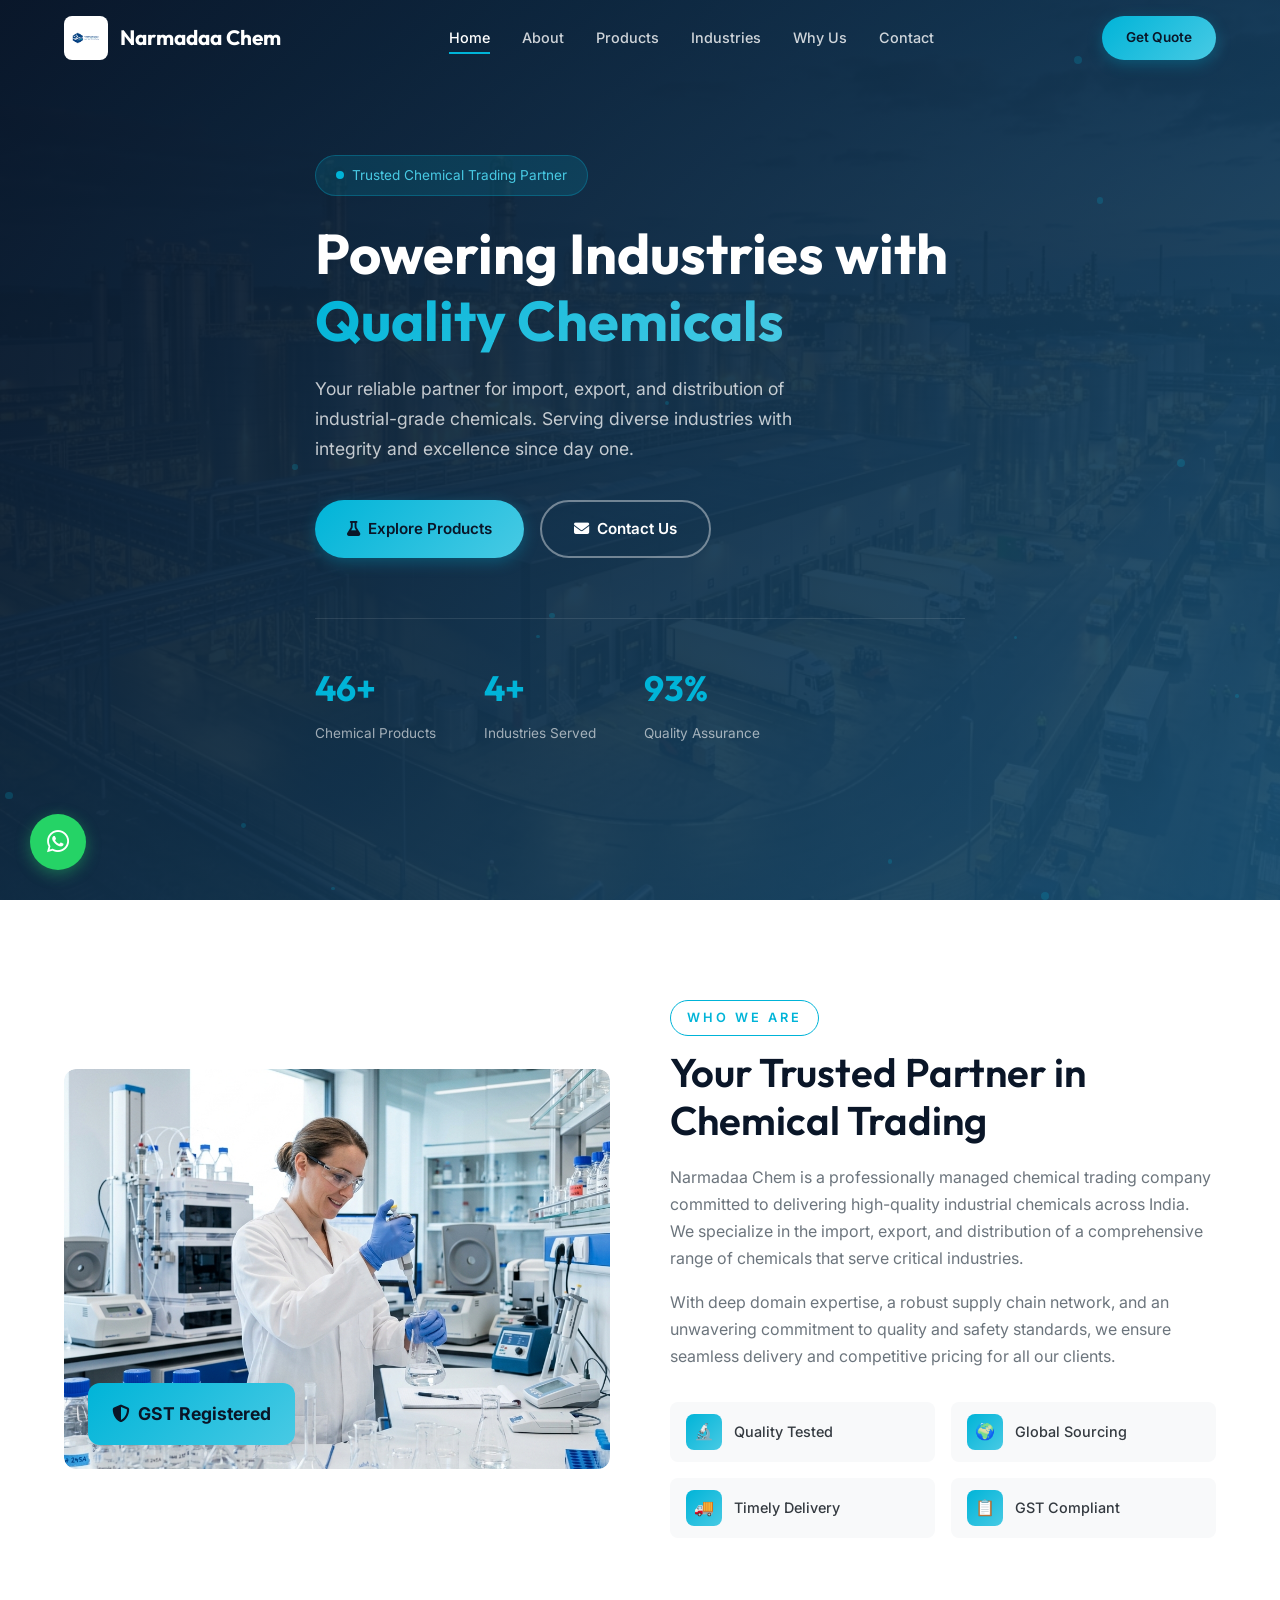
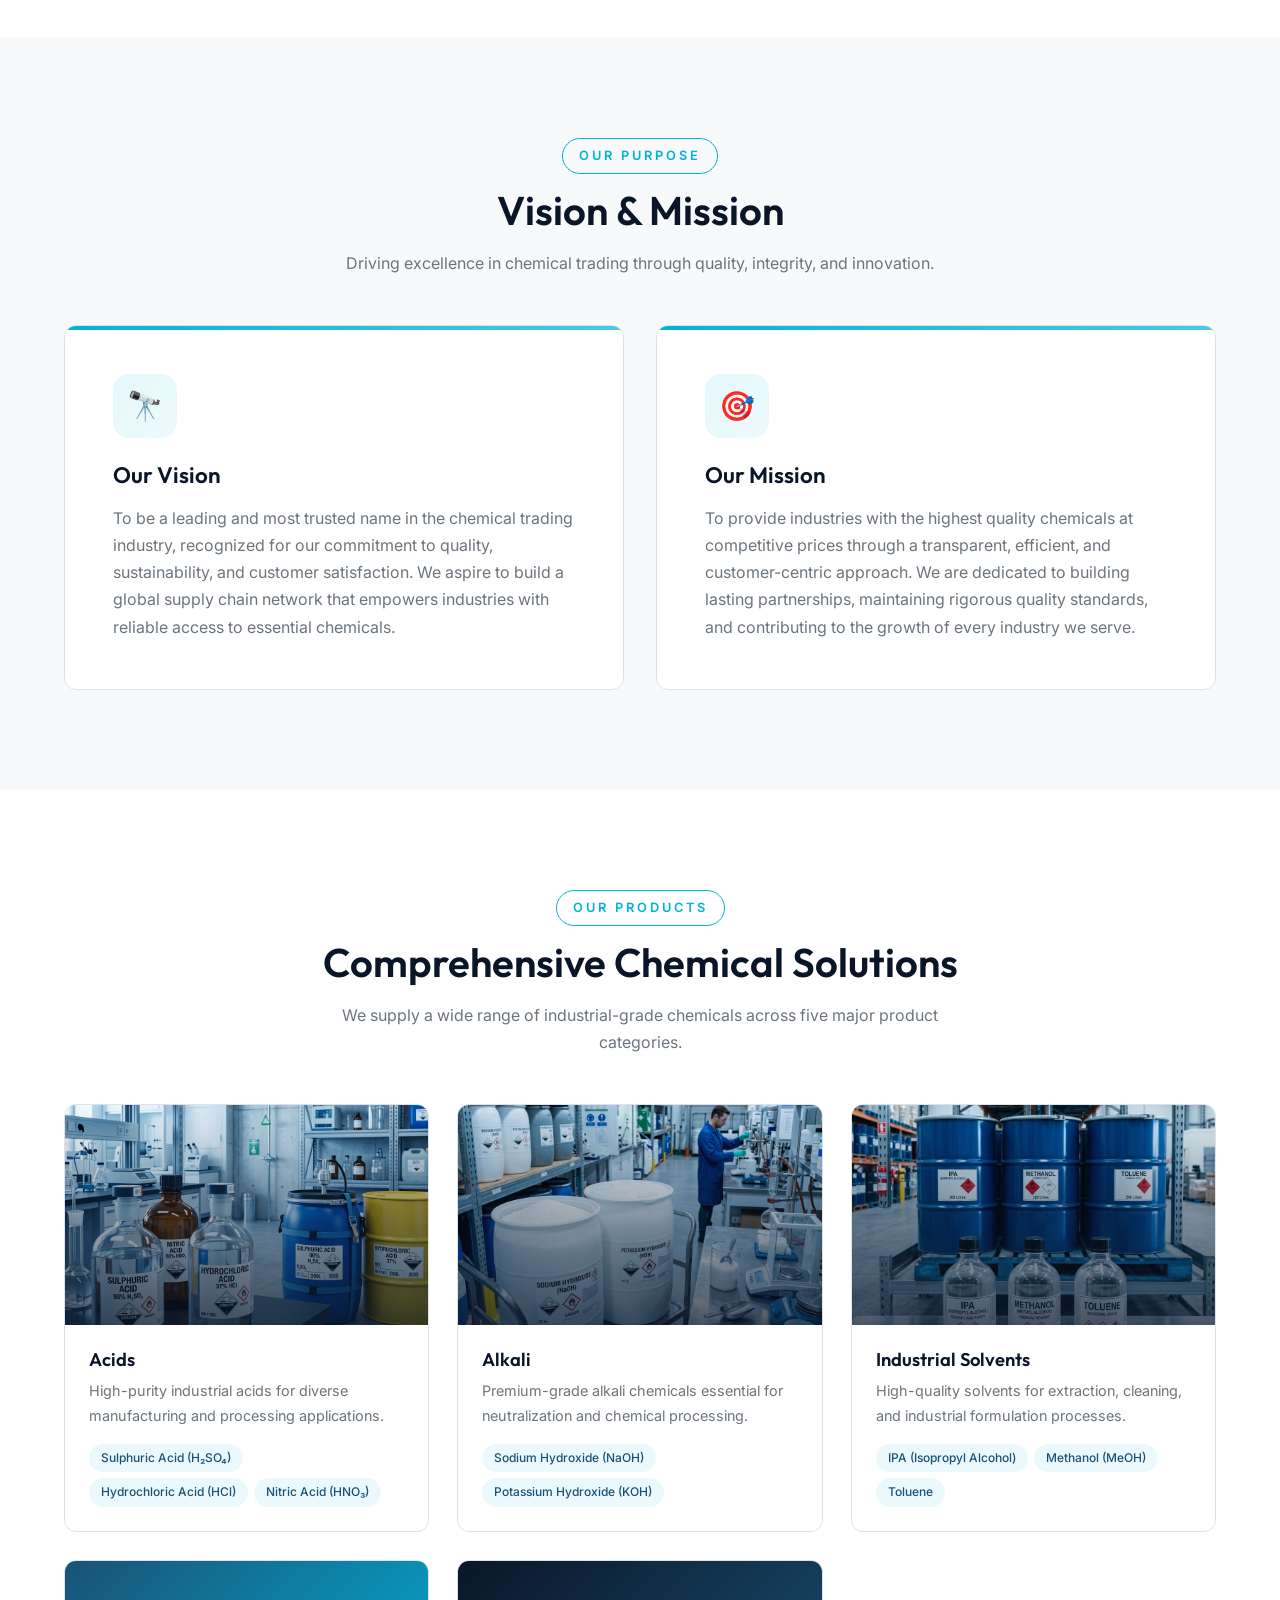
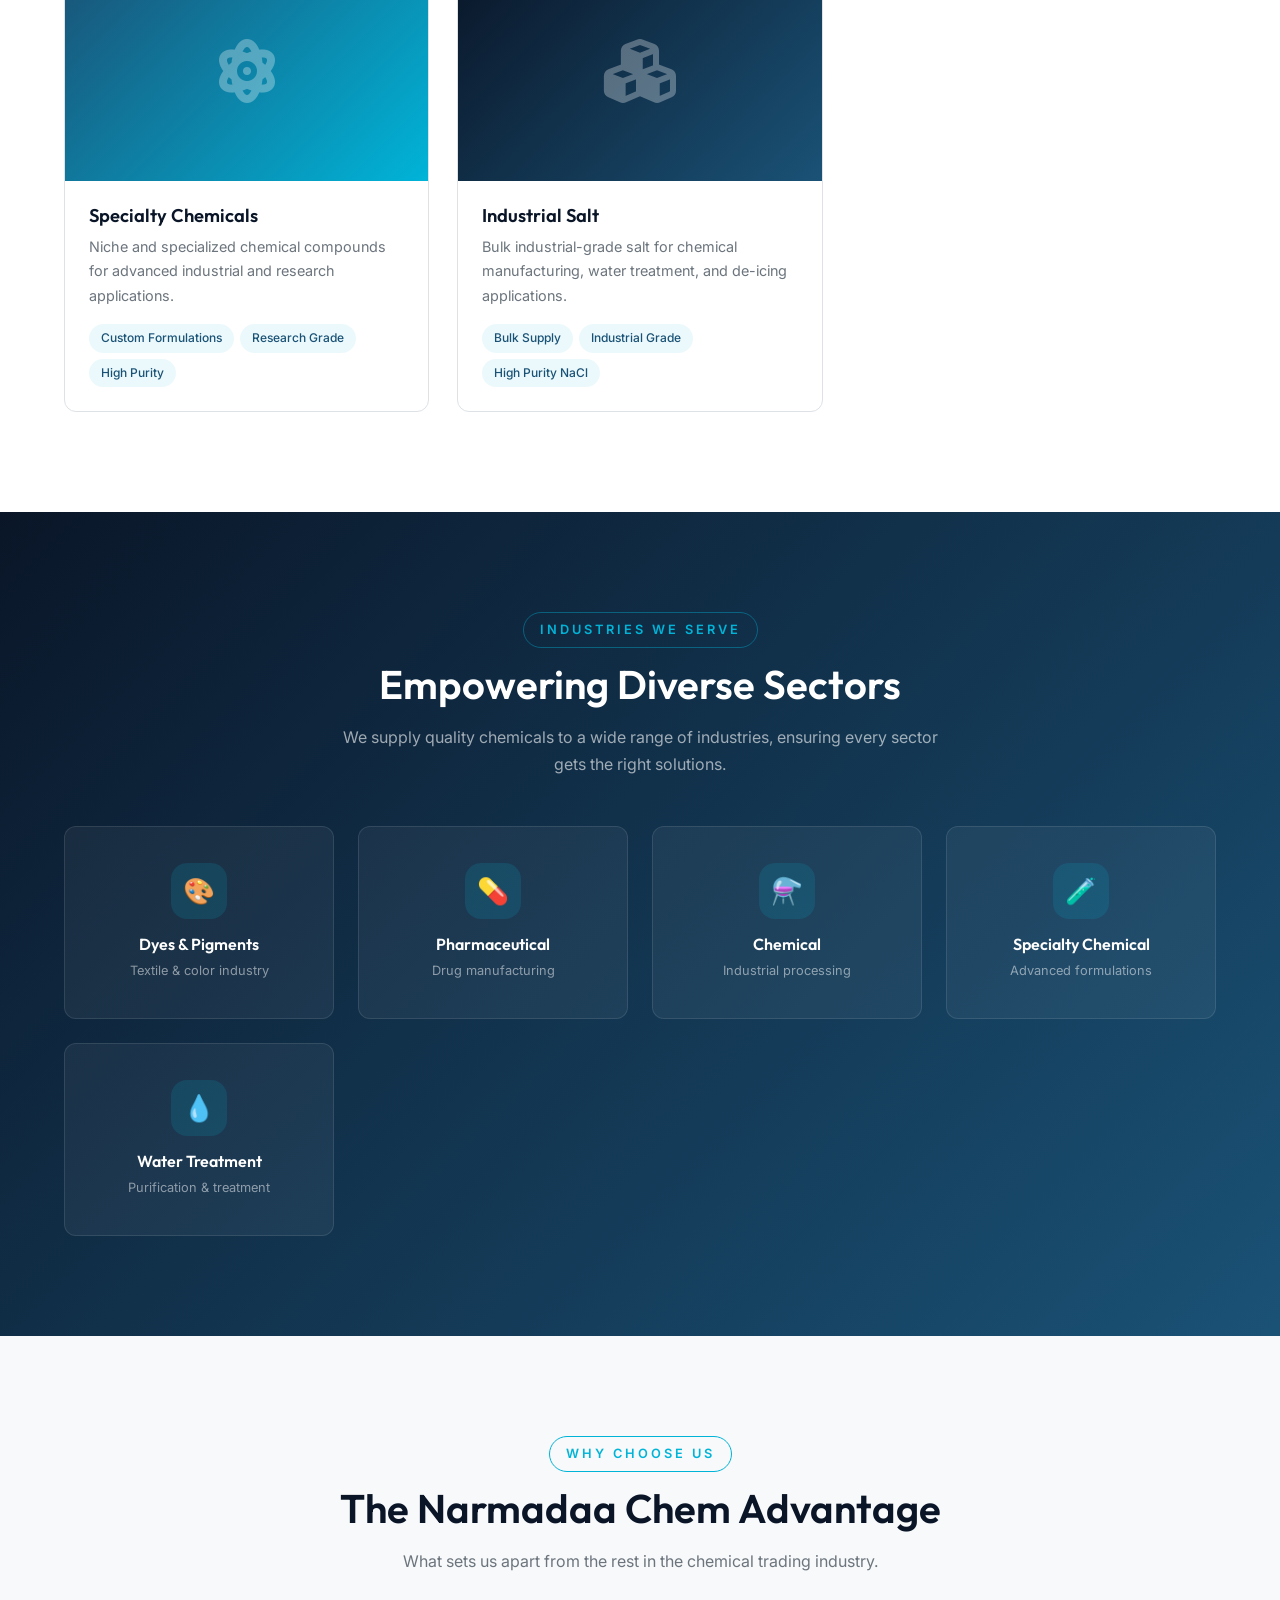
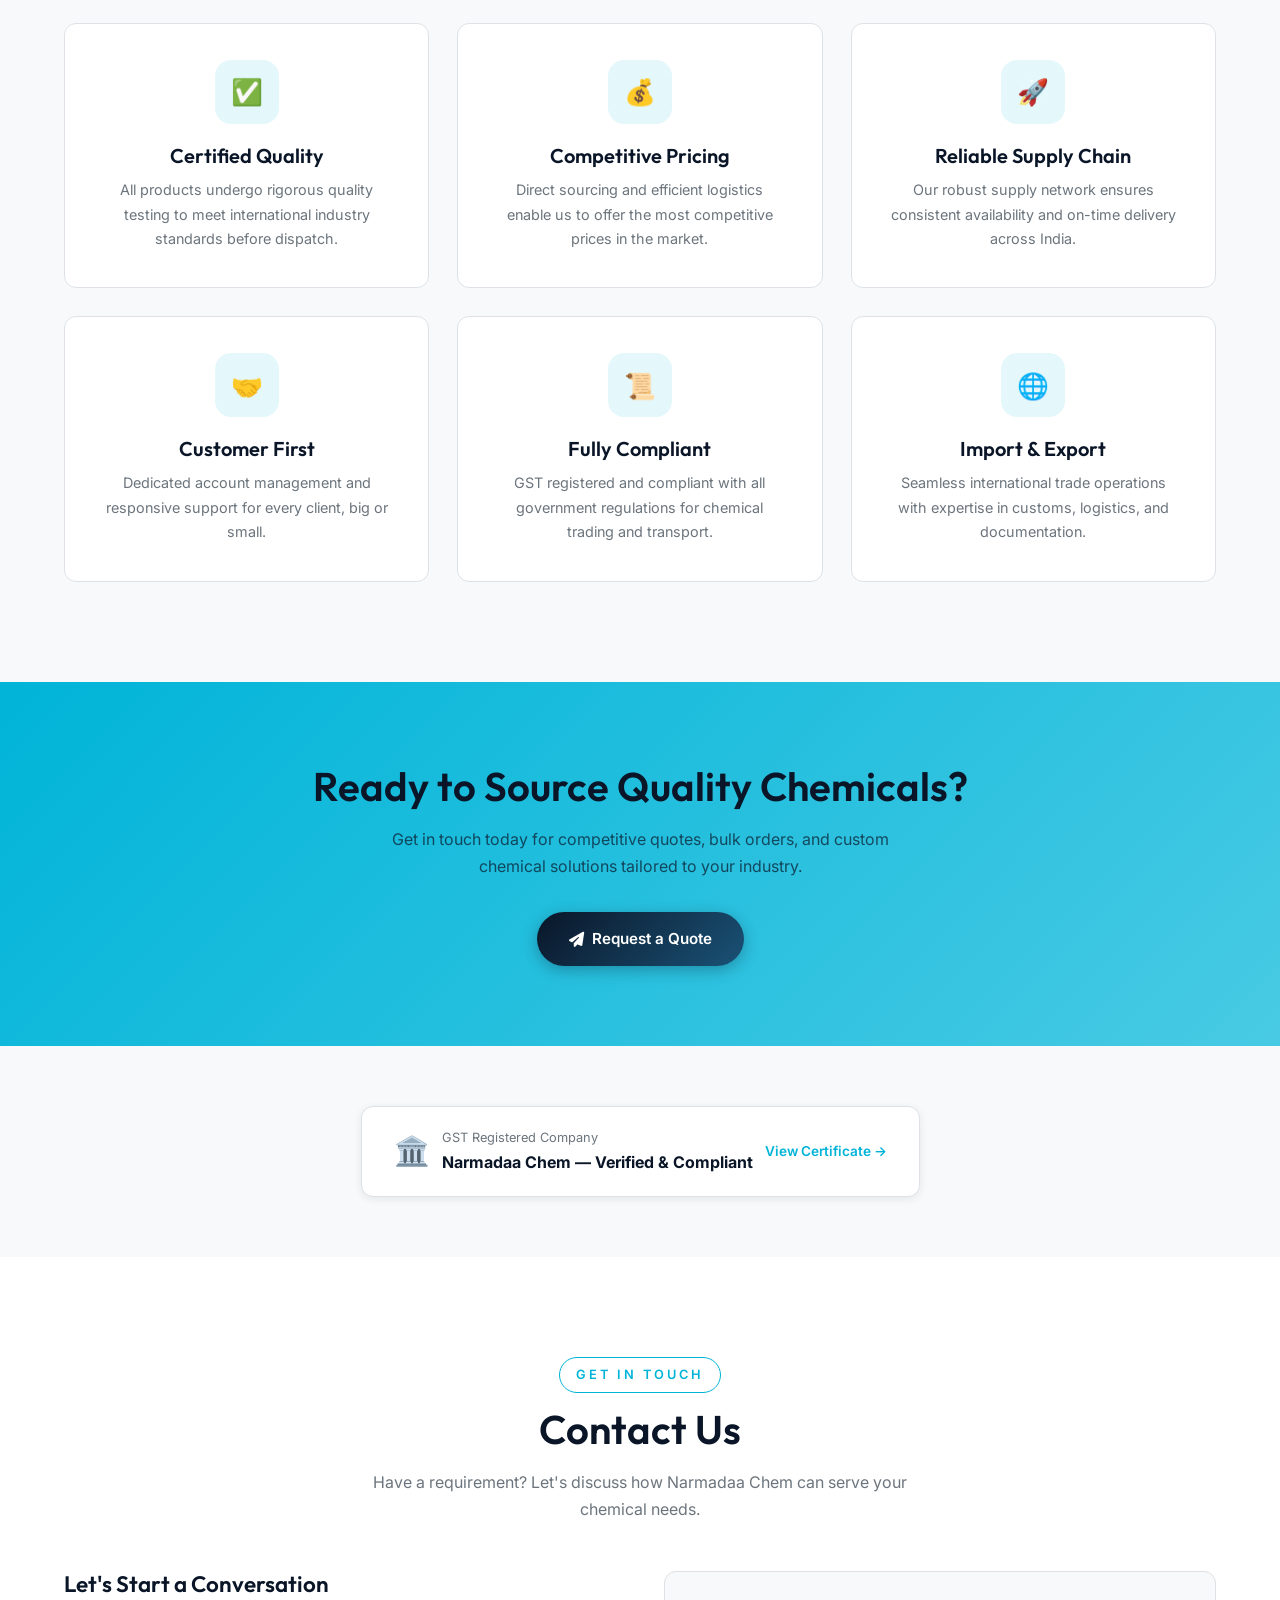
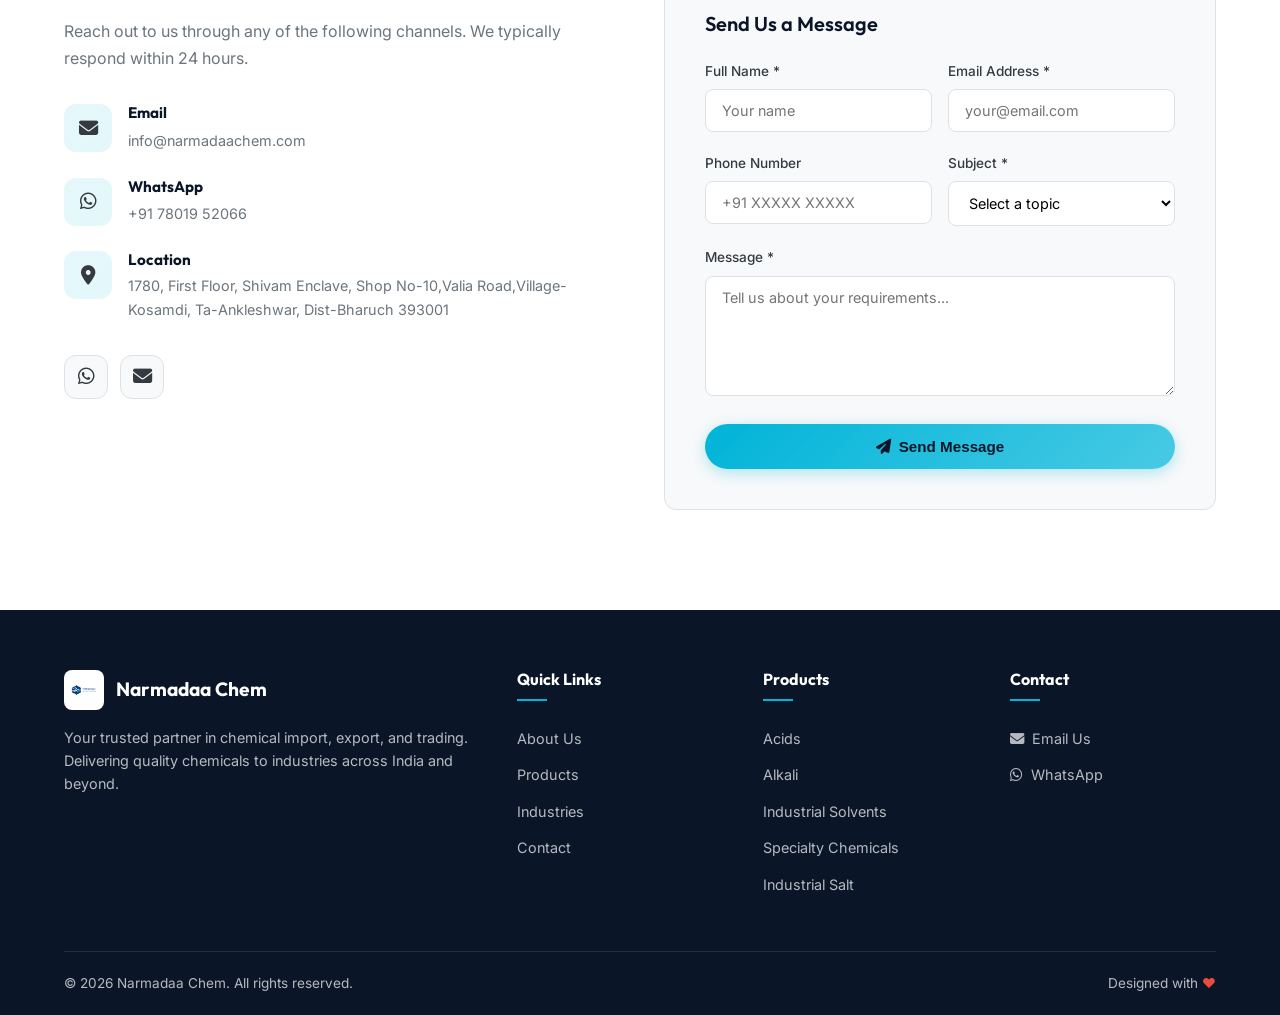
<file: index.html>
<!DOCTYPE html>
<html lang="en">

<head>
  <meta charset="UTF-8">
  <meta name="viewport" content="width=device-width, initial-scale=1.0">
  <title>Narmadaa Chem — Import, Export &amp; Chemical Trading</title>
  <meta name="description"
    content="Narmadaa Chem is a trusted chemical trading company specializing in import, export, and distribution of industrial chemicals including acids, alkalis, solvents, specialty chemicals, and industrial salt.">
  <meta name="keywords"
    content="chemical trading, import export, sulphuric acid, hydrochloric acid, sodium hydroxide, industrial chemicals, India">
  <link rel="icon" href="assets/images/logo.png" type="image/png">
  <link rel="preconnect" href="https://fonts.googleapis.com">
  <link rel="preconnect" href="https://fonts.gstatic.com" crossorigin>
  <link
    href="https://fonts.googleapis.com/css2?family=Inter:wght@400;500;600;700&family=Outfit:wght@500;600;700;800&display=swap"
    rel="stylesheet">
  <link rel="stylesheet" href="https://cdnjs.cloudflare.com/ajax/libs/font-awesome/6.5.1/css/all.min.css">
  <link rel="stylesheet" href="css/style.css">
</head>

<body>

  <!-- ===== NAVBAR ===== -->
  <nav class="navbar" id="navbar">
    <div class="container">
      <a href="#hero" class="nav-logo">
        <img src="assets/images/logo.png" alt="Narmadaa Chem Logo">
        <span>Narmadaa Chem</span>
      </a>
      <div class="nav-links">
        <a href="#hero" class="active">Home</a>
        <a href="#about">About</a>
        <a href="#products">Products</a>
        <a href="#industries">Industries</a>
        <a href="#why-us">Why Us</a>
        <a href="#contact">Contact</a>
      </div>
      <div class="nav-cta">
        <a href="#contact" class="btn btn-primary">Get Quote</a>
      </div>
      <button class="hamburger" aria-label="Toggle menu">
        <span></span><span></span><span></span>
      </button>
    </div>
  </nav>

  <!-- ===== MOBILE NAV ===== -->
  <div class="mobile-nav">
    <button class="close-btn">&times;</button>
    <a href="#hero">Home</a>
    <a href="#about">About</a>
    <a href="#products">Products</a>
    <a href="#industries">Industries</a>
    <a href="#why-us">Why Us</a>
    <a href="#contact">Contact</a>
  </div>

  <!-- ===== HERO ===== -->
  <section class="hero" id="hero">
    <div class="hero-bg"><img src="assets/images/hero-bg.png" alt="Chemical facility"></div>
    <div class="hero-overlay"></div>
    <div class="hero-particles"></div>
    <div class="container">
      <div class="hero-content">
        <div class="hero-badge"><span class="dot"></span> Trusted Chemical Trading Partner</div>
        <h1>Powering Industries with <span class="highlight">Quality Chemicals</span></h1>
        <p class="hero-text">Your reliable partner for import, export, and distribution of industrial-grade chemicals.
          Serving diverse industries with integrity and excellence since day one.</p>
        <div class="hero-buttons">
          <a href="#products" class="btn btn-primary"><i class="fas fa-flask"></i> Explore Products</a>
          <a href="#contact" class="btn btn-outline"><i class="fas fa-envelope"></i> Contact Us</a>
        </div>
        <div class="hero-stats">
          <div class="hero-stat">
            <div class="number"><span class="counter" data-target="50" data-suffix="+">0</span></div>
            <div class="label">Chemical Products</div>
          </div>
          <div class="hero-stat">
            <div class="number"><span class="counter" data-target="5" data-suffix="+">0</span></div>
            <div class="label">Industries Served</div>
          </div>
          <div class="hero-stat">
            <div class="number"><span class="counter" data-target="100" data-suffix="%">0</span></div>
            <div class="label">Quality Assurance</div>
          </div>
        </div>
      </div>
    </div>
  </section>

  <!-- ===== ABOUT ===== -->
  <section class="about" id="about">
    <div class="container">
      <div class="about-grid">
        <div class="about-image fade-up">
          <img src="assets/images/about.png" alt="Quality lab testing">
          <div class="about-image-badge"><i class="fas fa-shield-halved"></i>&nbsp; GST Registered</div>
        </div>
        <div class="about-text fade-up">
          <span class="section-label">Who We Are</span>
          <h2 class="section-title">Your Trusted Partner in Chemical Trading</h2>
          <p>Narmadaa Chem is a professionally managed chemical trading company committed to delivering high-quality
            industrial chemicals across India. We specialize in the import, export, and distribution of a comprehensive
            range of chemicals that serve critical industries.</p>
          <p>With deep domain expertise, a robust supply chain network, and an unwavering commitment to quality and
            safety standards, we ensure seamless delivery and competitive pricing for all our clients.</p>
          <div class="about-features">
            <div class="about-feature">
              <div class="icon">🔬</div><span>Quality Tested</span>
            </div>
            <div class="about-feature">
              <div class="icon">🌍</div><span>Global Sourcing</span>
            </div>
            <div class="about-feature">
              <div class="icon">🚚</div><span>Timely Delivery</span>
            </div>
            <div class="about-feature">
              <div class="icon">📋</div><span>GST Compliant</span>
            </div>
          </div>
        </div>
      </div>
    </div>
  </section>

  <!-- ===== VISION & MISSION ===== -->
  <section class="vision-mission" id="vision-mission">
    <div class="container">
      <div class="section-header fade-up">
        <span class="section-label">Our Purpose</span>
        <h2 class="section-title">Vision &amp; Mission</h2>
        <p class="section-desc">Driving excellence in chemical trading through quality, integrity, and innovation.</p>
      </div>
      <div class="vm-grid">
        <div class="vm-card fade-up">
          <div class="vm-icon">🔭</div>
          <h3>Our Vision</h3>
          <p>To be a leading and most trusted name in the chemical trading industry, recognized for our commitment to
            quality, sustainability, and customer satisfaction. We aspire to build a global supply chain network that
            empowers industries with reliable access to essential chemicals.</p>
        </div>
        <div class="vm-card fade-up">
          <div class="vm-icon">🎯</div>
          <h3>Our Mission</h3>
          <p>To provide industries with the highest quality chemicals at competitive prices through a transparent,
            efficient, and customer-centric approach. We are dedicated to building lasting partnerships, maintaining
            rigorous quality standards, and contributing to the growth of every industry we serve.</p>
        </div>
      </div>
    </div>
  </section>

  <!-- ===== PRODUCTS ===== -->
  <section class="products" id="products">
    <div class="container">
      <div class="section-header fade-up">
        <span class="section-label">Our Products</span>
        <h2 class="section-title">Comprehensive Chemical Solutions</h2>
        <p class="section-desc">We supply a wide range of industrial-grade chemicals across five major product
          categories.</p>
      </div>
      <div class="products-grid">

        <div class="product-card fade-up">
          <div class="product-card-img">
            <img src="assets/images/acids.png" alt="Industrial Acids">
            <div class="product-overlay"></div>
          </div>
          <div class="product-card-body">
            <h3>Acids</h3>
            <p>High-purity industrial acids for diverse manufacturing and processing applications.</p>
            <div class="product-tags">
              <span class="product-tag">Sulphuric Acid (H₂SO₄)</span>
              <span class="product-tag">Hydrochloric Acid (HCl)</span>
              <span class="product-tag">Nitric Acid (HNO₃)</span>
            </div>
          </div>
        </div>

        <div class="product-card fade-up">
          <div class="product-card-img">
            <img src="assets/images/alkali.png" alt="Alkali Chemicals">
            <div class="product-overlay"></div>
          </div>
          <div class="product-card-body">
            <h3>Alkali</h3>
            <p>Premium-grade alkali chemicals essential for neutralization and chemical processing.</p>
            <div class="product-tags">
              <span class="product-tag">Sodium Hydroxide (NaOH)</span>
              <span class="product-tag">Potassium Hydroxide (KOH)</span>
            </div>
          </div>
        </div>

        <div class="product-card fade-up">
          <div class="product-card-img">
            <img src="assets/images/solvents.png" alt="Industrial Solvents">
            <div class="product-overlay"></div>
          </div>
          <div class="product-card-body">
            <h3>Industrial Solvents</h3>
            <p>High-quality solvents for extraction, cleaning, and industrial formulation processes.</p>
            <div class="product-tags">
              <span class="product-tag">IPA (Isopropyl Alcohol)</span>
              <span class="product-tag">Methanol (MeOH)</span>
              <span class="product-tag">Toluene</span>
            </div>
          </div>
        </div>

        <div class="product-card fade-up">
          <div class="product-card-img gradient-specialty"
            style="display:flex;align-items:center;justify-content:center;background:linear-gradient(135deg,#1a5276,#00b4d8);">
            <i class="fas fa-atom" style="font-size:4rem;color:rgba(255,255,255,0.3);"></i>
          </div>
          <div class="product-card-body">
            <h3>Specialty Chemicals</h3>
            <p>Niche and specialized chemical compounds for advanced industrial and research applications.</p>
            <div class="product-tags">
              <span class="product-tag">Custom Formulations</span>
              <span class="product-tag">Research Grade</span>
              <span class="product-tag">High Purity</span>
            </div>
          </div>
        </div>

        <div class="product-card fade-up">
          <div class="product-card-img gradient-salt"
            style="display:flex;align-items:center;justify-content:center;background:linear-gradient(135deg,#0a1628,#1a5276);">
            <i class="fas fa-cubes" style="font-size:4rem;color:rgba(255,255,255,0.3);"></i>
          </div>
          <div class="product-card-body">
            <h3>Industrial Salt</h3>
            <p>Bulk industrial-grade salt for chemical manufacturing, water treatment, and de-icing applications.</p>
            <div class="product-tags">
              <span class="product-tag">Bulk Supply</span>
              <span class="product-tag">Industrial Grade</span>
              <span class="product-tag">High Purity NaCl</span>
            </div>
          </div>
        </div>

      </div>
    </div>
  </section>

  <!-- ===== INDUSTRIES ===== -->
  <section class="industries" id="industries">
    <div class="container">
      <div class="section-header fade-up">
        <span class="section-label">Industries We Serve</span>
        <h2 class="section-title">Empowering Diverse Sectors</h2>
        <p class="section-desc">We supply quality chemicals to a wide range of industries, ensuring every sector gets
          the right solutions.</p>
      </div>
      <div class="industries-grid">
        <div class="industry-card fade-up">
          <div class="industry-icon">🎨</div>
          <h3>Dyes &amp; Pigments</h3>
          <p>Textile &amp; color industry</p>
        </div>
        <div class="industry-card fade-up">
          <div class="industry-icon">💊</div>
          <h3>Pharmaceutical</h3>
          <p>Drug manufacturing</p>
        </div>
        <div class="industry-card fade-up">
          <div class="industry-icon">⚗️</div>
          <h3>Chemical</h3>
          <p>Industrial processing</p>
        </div>
        <div class="industry-card fade-up">
          <div class="industry-icon">🧪</div>
          <h3>Specialty Chemical</h3>
          <p>Advanced formulations</p>
        </div>
        <div class="industry-card fade-up">
          <div class="industry-icon">💧</div>
          <h3>Water Treatment</h3>
          <p>Purification &amp; treatment</p>
        </div>
      </div>
    </div>
  </section>

  <!-- ===== WHY CHOOSE US ===== -->
  <section class="why-us" id="why-us">
    <div class="container">
      <div class="section-header fade-up">
        <span class="section-label">Why Choose Us</span>
        <h2 class="section-title">The Narmadaa Chem Advantage</h2>
        <p class="section-desc">What sets us apart from the rest in the chemical trading industry.</p>
      </div>
      <div class="why-grid">
        <div class="why-card fade-up">
          <div class="icon">✅</div>
          <h3>Certified Quality</h3>
          <p>All products undergo rigorous quality testing to meet international industry standards before dispatch.</p>
        </div>
        <div class="why-card fade-up">
          <div class="icon">💰</div>
          <h3>Competitive Pricing</h3>
          <p>Direct sourcing and efficient logistics enable us to offer the most competitive prices in the market.</p>
        </div>
        <div class="why-card fade-up">
          <div class="icon">🚀</div>
          <h3>Reliable Supply Chain</h3>
          <p>Our robust supply network ensures consistent availability and on-time delivery across India.</p>
        </div>
        <div class="why-card fade-up">
          <div class="icon">🤝</div>
          <h3>Customer First</h3>
          <p>Dedicated account management and responsive support for every client, big or small.</p>
        </div>
        <div class="why-card fade-up">
          <div class="icon">📜</div>
          <h3>Fully Compliant</h3>
          <p>GST registered and compliant with all government regulations for chemical trading and transport.</p>
        </div>
        <div class="why-card fade-up">
          <div class="icon">🌐</div>
          <h3>Import &amp; Export</h3>
          <p>Seamless international trade operations with expertise in customs, logistics, and documentation.</p>
        </div>
      </div>
    </div>
  </section>

  <!-- ===== CTA BANNER ===== -->
  <section class="cta-banner">
    <div class="container">
      <h2>Ready to Source Quality Chemicals?</h2>
      <p>Get in touch today for competitive quotes, bulk orders, and custom chemical solutions tailored to your
        industry.</p>
      <a href="#contact" class="btn btn-dark"><i class="fas fa-paper-plane"></i> Request a Quote</a>
    </div>
  </section>

  <!-- ===== GST SECTION ===== -->
  <section class="gst-section" id="gst">
    <div class="container">
      <div class="gst-badge fade-up">
        <div class="icon">🏛️</div>
        <div class="gst-badge-text">
          <span>GST Registered Company</span>
          <strong>Narmadaa Chem — Verified &amp; Compliant</strong>
        </div>
        <a href="assets/docs/gst-certificate.pdf" target="_blank" rel="noopener">View Certificate →</a>
      </div>
    </div>
  </section>

  <!-- ===== CONTACT ===== -->
  <section class="contact" id="contact">
    <div class="container">
      <div class="section-header fade-up">
        <span class="section-label">Get In Touch</span>
        <h2 class="section-title">Contact Us</h2>
        <p class="section-desc">Have a requirement? Let's discuss how Narmadaa Chem can serve your chemical needs.</p>
      </div>
      <div class="contact-grid">
        <div class="contact-info fade-up">
          <h3>Let's Start a Conversation</h3>
          <p>Reach out to us through any of the following channels. We typically respond within 24 hours.</p>
          <div class="contact-item">
            <div class="icon"><i class="fas fa-envelope"></i></div>
            <div>
              <h4>Email</h4>
              <a href="mailto:info@narmadaachem.com">info@narmadaachem.com</a>
            </div>
          </div>
          <div class="contact-item">
            <div class="icon"><i class="fab fa-whatsapp"></i></div>
            <div>
              <h4>WhatsApp</h4>
              <a href="https://wa.me/917801952066" target="_blank" rel="noopener">+91 78019 52066</a>
            </div>
          </div>
          <div class="contact-item">
            <div class="icon"><i class="fas fa-map-marker-alt"></i></div>
            <div>
              <h4>Location</h4>
              <p>1780, First Floor, Shivam Enclave, Shop No-10,Valia Road,Village-Kosamdi, Ta-Ankleshwar, Dist-Bharuch
                393001</p>
            </div>
          </div>
          <div class="social-links">
            <a href="https://wa.me/917801952066" target="_blank" rel="noopener" class="social-link"
              aria-label="WhatsApp"><i class="fab fa-whatsapp"></i></a>
            <!--<a href="#" target="_blank" rel="noopener" class="social-link" aria-label="LinkedIn"><i
                class="fab fa-linkedin-in"></i></a> -->
            <a href="mailto:info@narmadaachem.com" class="social-link" aria-label="Email"><i
                class="fas fa-envelope"></i></a>
          </div>
        </div>
        <div class="contact-form-wrap fade-up">
          <h3>Send Us a Message</h3>
          <form id="contactForm">
            <div class="form-row">
              <div class="form-group">
                <label for="name">Full Name *</label>
                <input type="text" id="name" name="name" placeholder="Your name" required>
              </div>
              <div class="form-group">
                <label for="email">Email Address *</label>
                <input type="email" id="email" name="email" placeholder="your@email.com" required>
              </div>
            </div>
            <div class="form-row">
              <div class="form-group">
                <label for="phone">Phone Number</label>
                <input type="tel" id="phone" name="phone" placeholder="+91 XXXXX XXXXX">
              </div>
              <div class="form-group">
                <label for="subject">Subject *</label>
                <select id="subject" name="subject" required>
                  <option value="">Select a topic</option>
                  <option value="Product Inquiry">Product Inquiry</option>
                  <option value="Bulk Order">Bulk Order</option>
                  <option value="Price Quote">Price Quote</option>
                  <option value="Partnership">Partnership</option>
                  <option value="Other">Other</option>
                </select>
              </div>
            </div>
            <div class="form-group">
              <label for="message">Message *</label>
              <textarea id="message" name="message" placeholder="Tell us about your requirements..."
                required></textarea>
            </div>
            <button type="submit" class="btn btn-primary form-submit"><i class="fas fa-paper-plane"></i> Send
              Message</button>
          </form>
        </div>
      </div>
    </div>
  </section>

  <!-- ===== FOOTER ===== -->
  <footer class="footer">
    <div class="container">
      <div class="footer-grid">
        <div class="footer-brand">
          <a href="#hero" class="nav-logo">
            <img src="assets/images/logo.png" alt="Narmadaa Chem" style="height:40px;border-radius:8px;">
            <span style="color:#fff;font-family:'Outfit',sans-serif;font-weight:700;font-size:1.2rem;">Narmadaa
              Chem</span>
          </a>
          <p>Your trusted partner in chemical import, export, and trading. Delivering quality chemicals to industries
            across India and beyond.</p>
        </div>
        <div class="footer-col">
          <h4>Quick Links</h4>
          <a href="#about">About Us</a>
          <a href="#products">Products</a>
          <a href="#industries">Industries</a>
          <a href="#contact">Contact</a>
        </div>
        <div class="footer-col">
          <h4>Products</h4>
          <a href="#products">Acids</a>
          <a href="#products">Alkali</a>
          <a href="#products">Industrial Solvents</a>
          <a href="#products">Specialty Chemicals</a>
          <a href="#products">Industrial Salt</a>
        </div>
        <div class="footer-col">
          <h4>Contact</h4>
          <a href="mailto:info@narmadaachem.com"><i class="fas fa-envelope"></i>&nbsp; Email Us</a>
          <a href="https://wa.me/917801952066" target="_blank" rel="noopener"><i class="fab fa-whatsapp"></i>&nbsp;
            WhatsApp</a>
          <!-- <a href="#" target="_blank" rel="noopener"><i class="fab fa-linkedin-in"></i>&nbsp; LinkedIn</a> -->
        </div>
      </div>
      <div class="footer-bottom">
        <p>&copy; <span id="year">2026</span> Narmadaa Chem. All rights reserved.</p>
        <p>Designed with <span style="color:#e74c3c;">♥</span></p>
      </div>
    </div>
  </footer>

  <!-- ===== FLOATING BUTTONS ===== -->
  <a href="https://wa.me/917801952066" target="_blank" rel="noopener" class="whatsapp-float"
    aria-label="Chat on WhatsApp"><i class="fab fa-whatsapp"></i></a>
  <button class="back-to-top" aria-label="Back to top"><i class="fas fa-arrow-up"></i></button>

  <script src="js/main.js"></script>
</body>

</html>
</file>
<file: css/style.css>
/* ===== CSS Variables ===== */
:root {
  --navy: #0a1628;
  --navy-light: #132240;
  --blue: #1a5276;
  --cyan: #00b4d8;
  --cyan-light: #48cae4;
  --white: #ffffff;
  --gray-50: #f8f9fa;
  --gray-100: #e9ecef;
  --gray-200: #dee2e6;
  --gray-600: #6c757d;
  --gray-800: #343a40;
  --gradient-primary: linear-gradient(135deg, var(--navy) 0%, var(--blue) 100%);
  --gradient-accent: linear-gradient(135deg, var(--cyan) 0%, var(--cyan-light) 100%);
  --shadow-sm: 0 2px 8px rgba(0, 0, 0, 0.08);
  --shadow-md: 0 4px 20px rgba(0, 0, 0, 0.12);
  --shadow-lg: 0 8px 40px rgba(0, 0, 0, 0.16);
  --radius: 12px;
  --transition: all 0.3s cubic-bezier(0.4, 0, 0.2, 1);
}

/* ===== Reset & Base ===== */
*,
*::before,
*::after {
  box-sizing: border-box;
  margin: 0;
  padding: 0;
}

html {
  scroll-behavior: smooth;
  scroll-padding-top: 80px;
}

body {
  font-family: 'Inter', sans-serif;
  color: var(--gray-800);
  line-height: 1.7;
  overflow-x: hidden;
  background: var(--white);
}

a {
  text-decoration: none;
  color: inherit;
}

ul {
  list-style: none;
}

img {
  max-width: 100%;
  display: block;
}

.container {
  max-width: 1200px;
  margin: 0 auto;
  padding: 0 24px;
}

/* ===== Typography ===== */
h1,
h2,
h3,
h4 {
  font-family: 'Outfit', sans-serif;
  color: var(--navy);
  line-height: 1.2;
}

h1 {
  font-size: clamp(2.2rem, 5vw, 3.5rem);
  font-weight: 700;
}

h2 {
  font-size: clamp(1.8rem, 4vw, 2.5rem);
  font-weight: 600;
}

h3 {
  font-size: 1.25rem;
  font-weight: 600;
}

.section-label {
  display: inline-block;
  font-size: 0.8rem;
  font-weight: 600;
  text-transform: uppercase;
  letter-spacing: 3px;
  color: var(--cyan);
  margin-bottom: 12px;
  padding: 6px 16px;
  border: 1px solid var(--cyan);
  border-radius: 50px;
}

.section-title {
  margin-bottom: 16px;
}

.section-desc {
  color: var(--gray-600);
  max-width: 600px;
  margin: 0 auto 48px;
}

.section-header {
  text-align: center;
  margin-bottom: 48px;
}

/* ===== Buttons ===== */
.btn {
  display: inline-flex;
  align-items: center;
  gap: 8px;
  padding: 14px 32px;
  border-radius: 50px;
  font-weight: 600;
  font-size: 0.95rem;
  cursor: pointer;
  border: none;
  transition: var(--transition);
  position: relative;
  overflow: hidden;
}

.btn-primary {
  background: var(--gradient-accent);
  color: var(--navy);
  box-shadow: 0 4px 15px rgba(0, 180, 216, 0.3);
}

.btn-primary:hover {
  transform: translateY(-2px);
  box-shadow: 0 6px 25px rgba(0, 180, 216, 0.4);
}

.btn-outline {
  background: transparent;
  color: var(--white);
  border: 2px solid rgba(255, 255, 255, 0.4);
}

.btn-outline:hover {
  background: rgba(255, 255, 255, 0.1);
  border-color: var(--white);
}

.btn-dark {
  background: var(--gradient-primary);
  color: var(--white);
  box-shadow: 0 4px 15px rgba(10, 22, 40, 0.3);
}

.btn-dark:hover {
  transform: translateY(-2px);
  box-shadow: 0 6px 25px rgba(10, 22, 40, 0.4);
}

/* ===== Navbar ===== */
.navbar {
  position: fixed;
  top: 0;
  left: 0;
  right: 0;
  z-index: 1000;
  padding: 16px 0;
  transition: var(--transition);
}

.navbar.scrolled {
  background: rgba(10, 22, 40, 0.95);
  backdrop-filter: blur(20px);
  padding: 10px 0;
  box-shadow: var(--shadow-md);
}

.navbar .container {
  display: flex;
  align-items: center;
  justify-content: space-between;
}

.nav-logo {
  display: flex;
  align-items: center;
  gap: 12px;
}

.nav-logo img {
  height: 44px;
  border-radius: 8px;
}

.nav-logo span {
  font-family: 'Outfit', sans-serif;
  font-size: 1.3rem;
  font-weight: 700;
  color: var(--white);
}

.nav-links {
  display: flex;
  align-items: center;
  gap: 32px;
}

.nav-links a {
  color: rgba(255, 255, 255, 0.8);
  font-size: 0.9rem;
  font-weight: 500;
  transition: var(--transition);
  position: relative;
}

.nav-links a:hover,
.nav-links a.active {
  color: var(--white);
}

.nav-links a::after {
  content: '';
  position: absolute;
  bottom: -4px;
  left: 0;
  width: 0;
  height: 2px;
  background: var(--cyan);
  transition: var(--transition);
}

.nav-links a:hover::after,
.nav-links a.active::after {
  width: 100%;
}

.nav-cta .btn {
  padding: 10px 24px;
  font-size: 0.85rem;
}

.hamburger {
  display: none;
  flex-direction: column;
  gap: 5px;
  cursor: pointer;
  background: none;
  border: none;
  padding: 4px;
}

.hamburger span {
  width: 24px;
  height: 2px;
  background: var(--white);
  transition: var(--transition);
  display: block;
}

/* ===== Hero ===== */
.hero {
  position: relative;
  min-height: 100vh;
  display: flex;
  align-items: center;
  background: var(--gradient-primary);
  overflow: hidden;
}

.hero-bg {
  position: absolute;
  inset: 0;
  z-index: 1;
}

.hero-bg img {
  width: 100%;
  height: 100%;
  object-fit: cover;
  opacity: 0.25;
}

.hero-overlay {
  position: absolute;
  inset: 0;
  z-index: 2;
  background: linear-gradient(135deg, rgba(10, 22, 40, 0.85) 0%, rgba(26, 82, 118, 0.7) 100%);
}

.hero .container {
  position: relative;
  z-index: 3;
}

.hero-content {
  max-width: 650px;
}

.hero-badge {
  display: inline-flex;
  align-items: center;
  gap: 8px;
  background: rgba(0, 180, 216, 0.15);
  border: 1px solid rgba(0, 180, 216, 0.3);
  padding: 8px 20px;
  border-radius: 50px;
  margin-bottom: 24px;
  font-size: 0.85rem;
  color: var(--cyan-light);
  white-space: normal;
}

.hero-badge .dot {
  width: 8px;
  height: 8px;
  border-radius: 50%;
  background: var(--cyan);
  animation: pulse 2s infinite;
}

.hero h1 {
  color: var(--white);
  margin-bottom: 20px;
}

.hero h1 .highlight {
  background: var(--gradient-accent);
  -webkit-background-clip: text;
  -webkit-text-fill-color: transparent;
}

.hero-text {
  color: rgba(255, 255, 255, 0.75);
  font-size: 1.1rem;
  margin-bottom: 36px;
  max-width: 520px;
}

.hero-buttons {
  display: flex;
  gap: 16px;
  flex-wrap: wrap;
}

.hero-stats {
  display: flex;
  gap: 48px;
  margin-top: 60px;
  padding-top: 40px;
  border-top: 1px solid rgba(255, 255, 255, 0.1);
}

.hero-stat .number {
  font-family: 'Outfit', sans-serif;
  font-size: 2.2rem;
  font-weight: 700;
  color: var(--cyan);
}

.hero-stat .label {
  font-size: 0.85rem;
  color: rgba(255, 255, 255, 0.6);
  margin-top: 4px;
}

.hero-particles {
  position: absolute;
  inset: 0;
  z-index: 2;
  pointer-events: none;
  overflow: hidden;
}

.particle {
  position: absolute;
  border-radius: 50%;
  background: rgba(0, 180, 216, 0.2);
  animation: float 15s infinite ease-in-out;
}

@keyframes float {

  0%,
  100% {
    transform: translateY(0) rotate(0deg);
    opacity: 0.3;
  }

  50% {
    transform: translateY(-100px) rotate(180deg);
    opacity: 0.8;
  }
}

@keyframes pulse {

  0%,
  100% {
    opacity: 1;
  }

  50% {
    opacity: 0.4;
  }
}

/* ===== About ===== */
.about {
  padding: 100px 0;
  background: var(--white);
}

.about-grid {
  display: grid;
  grid-template-columns: 1fr 1fr;
  gap: 60px;
  align-items: center;
}

.about-image {
  position: relative;
  border-radius: var(--radius);
  overflow: hidden;
}

.about-image img {
  width: 100%;
  height: 400px;
  object-fit: cover;
  border-radius: var(--radius);
}

.about-image-badge {
  position: absolute;
  bottom: 24px;
  left: 24px;
  background: var(--gradient-accent);
  padding: 16px 24px;
  border-radius: var(--radius);
  color: var(--navy);
  font-weight: 700;
  font-size: 1.1rem;
  box-shadow: var(--shadow-lg);
}

.about-text .section-label {
  margin-bottom: 12px;
}

.about-text h2 {
  margin-bottom: 20px;
}

.about-text p {
  color: var(--gray-600);
  margin-bottom: 16px;
}

.about-features {
  display: grid;
  grid-template-columns: 1fr 1fr;
  gap: 16px;
  margin-top: 32px;
}

.about-feature {
  display: flex;
  align-items: center;
  gap: 12px;
  padding: 12px 16px;
  background: var(--gray-50);
  border-radius: 8px;
}

.about-feature .icon {
  width: 36px;
  height: 36px;
  border-radius: 8px;
  background: var(--gradient-accent);
  display: flex;
  align-items: center;
  justify-content: center;
  font-size: 1rem;
  flex-shrink: 0;
}

.about-feature span {
  font-size: 0.9rem;
  font-weight: 500;
}

/* ===== Vision & Mission ===== */
.vision-mission {
  padding: 100px 0;
  background: var(--gray-50);
}

.vm-grid {
  display: grid;
  grid-template-columns: 1fr 1fr;
  gap: 32px;
}

.vm-card {
  background: var(--white);
  border-radius: var(--radius);
  padding: 48px;
  border: 1px solid var(--gray-200);
  transition: var(--transition);
  position: relative;
  overflow: hidden;
}

.vm-card::before {
  content: '';
  position: absolute;
  top: 0;
  left: 0;
  right: 0;
  height: 4px;
  background: var(--gradient-accent);
}

.vm-card:hover {
  transform: translateY(-4px);
  box-shadow: var(--shadow-lg);
}

.vm-icon {
  width: 64px;
  height: 64px;
  border-radius: 16px;
  background: linear-gradient(135deg, rgba(0, 180, 216, 0.1), rgba(72, 202, 228, 0.1));
  display: flex;
  align-items: center;
  justify-content: center;
  font-size: 1.8rem;
  margin-bottom: 24px;
}

.vm-card h3 {
  font-size: 1.4rem;
  margin-bottom: 16px;
}

.vm-card p {
  color: var(--gray-600);
}

/* ===== Products ===== */
.products {
  padding: 100px 0;
  background: var(--white);
}

.products-grid {
  display: grid;
  grid-template-columns: repeat(3, 1fr);
  gap: 28px;
}

.product-card {
  border-radius: var(--radius);
  overflow: hidden;
  background: var(--white);
  border: 1px solid var(--gray-200);
  transition: var(--transition);
  position: relative;
}

.product-card:hover {
  transform: translateY(-6px);
  box-shadow: var(--shadow-lg);
}

.product-card-img {
  height: 220px;
  overflow: hidden;
  position: relative;
}

.product-card-img img {
  width: 100%;
  height: 100%;
  object-fit: cover;
  transition: var(--transition);
}

.product-card:hover .product-card-img img {
  transform: scale(1.05);
}

.product-card-img .product-overlay {
  position: absolute;
  inset: 0;
  background: linear-gradient(to top, rgba(10, 22, 40, 0.7), transparent);
}

.product-card-body {
  padding: 24px;
}

.product-card-body h3 {
  margin-bottom: 8px;
  font-size: 1.15rem;
}

.product-card-body p {
  color: var(--gray-600);
  font-size: 0.9rem;
  margin-bottom: 16px;
}

.product-tags {
  display: flex;
  flex-wrap: wrap;
  gap: 6px;
}

.product-tag {
  padding: 4px 12px;
  background: rgba(0, 180, 216, 0.08);
  color: var(--blue);
  border-radius: 50px;
  font-size: 0.75rem;
  font-weight: 500;
}

/* gradient placeholder for missing images */
.product-card-img.gradient-acids {
  background: linear-gradient(135deg, #e74c3c20, #f39c1220);
}

.product-card-img.gradient-alkali {
  background: linear-gradient(135deg, #1a527620, #00b4d820);
}

.product-card-img.gradient-solvents {
  background: linear-gradient(135deg, #2ecc7120, #00b4d820);
}

.product-card-img.gradient-specialty {
  background: linear-gradient(135deg, #9b59b620, #3498db20);
}

.product-card-img.gradient-salt {
  background: linear-gradient(135deg, #ecf0f120, #bdc3c720);
}

/* ===== Industries ===== */
.industries {
  padding: 100px 0;
  background: var(--gradient-primary);
  position: relative;
}

.industries .section-label {
  border-color: rgba(0, 180, 216, 0.4);
}

.industries .section-title {
  color: var(--white);
}

.industries .section-desc {
  color: rgba(255, 255, 255, 0.6);
}

.industries-grid {
  display: grid;
  grid-template-columns: repeat(5, 1fr);
  gap: 24px;
}

.industry-card {
  background: rgba(255, 255, 255, 0.05);
  border: 1px solid rgba(255, 255, 255, 0.1);
  border-radius: var(--radius);
  padding: 36px 24px;
  text-align: center;
  transition: var(--transition);
}

.industry-card:hover {
  background: rgba(255, 255, 255, 0.1);
  border-color: var(--cyan);
  transform: translateY(-4px);
}

.industry-icon {
  width: 56px;
  height: 56px;
  margin: 0 auto 16px;
  background: rgba(0, 180, 216, 0.15);
  border-radius: 16px;
  display: flex;
  align-items: center;
  justify-content: center;
  font-size: 1.6rem;
}

.industry-card h3 {
  color: var(--white);
  font-size: 1rem;
  margin-bottom: 6px;
}

.industry-card p {
  color: rgba(255, 255, 255, 0.5);
  font-size: 0.8rem;
}

/* ===== Why Choose Us ===== */
.why-us {
  padding: 100px 0;
  background: var(--gray-50);
}

.why-grid {
  display: grid;
  grid-template-columns: repeat(3, 1fr);
  gap: 28px;
}

.why-card {
  background: var(--white);
  padding: 36px;
  border-radius: var(--radius);
  border: 1px solid var(--gray-200);
  transition: var(--transition);
  text-align: center;
}

.why-card:hover {
  transform: translateY(-4px);
  box-shadow: var(--shadow-lg);
  border-color: var(--cyan);
}

.why-card .icon {
  width: 64px;
  height: 64px;
  margin: 0 auto 20px;
  border-radius: 16px;
  background: linear-gradient(135deg, rgba(0, 180, 216, 0.1), rgba(72, 202, 228, 0.15));
  display: flex;
  align-items: center;
  justify-content: center;
  font-size: 1.6rem;
}

.why-card h3 {
  margin-bottom: 10px;
}

.why-card p {
  color: var(--gray-600);
  font-size: 0.9rem;
}

/* ===== CTA Banner ===== */
.cta-banner {
  padding: 80px 0;
  background: var(--gradient-accent);
  text-align: center;
}

.cta-banner h2 {
  color: var(--navy);
  margin-bottom: 16px;
}

.cta-banner p {
  color: rgba(10, 22, 40, 0.7);
  margin-bottom: 32px;
  max-width: 500px;
  margin-left: auto;
  margin-right: auto;
}

/* ===== Contact ===== */
.contact {
  padding: 100px 0;
  background: var(--white);
}

.contact-grid {
  display: grid;
  grid-template-columns: 1fr 1fr;
  gap: 48px;
}

.contact-info h3 {
  font-size: 1.4rem;
  margin-bottom: 20px;
}

.contact-info>p {
  color: var(--gray-600);
  margin-bottom: 32px;
}

.contact-item {
  display: flex;
  gap: 16px;
  align-items: flex-start;
  margin-bottom: 24px;
}

.contact-item .icon {
  width: 48px;
  height: 48px;
  border-radius: 12px;
  flex-shrink: 0;
  background: linear-gradient(135deg, rgba(0, 180, 216, 0.1), rgba(72, 202, 228, 0.15));
  display: flex;
  align-items: center;
  justify-content: center;
  font-size: 1.2rem;
}

.contact-item h4 {
  font-size: 0.95rem;
  margin-bottom: 4px;
}

.contact-item p,
.contact-item a {
  color: var(--gray-600);
  font-size: 0.9rem;
}

.contact-item a:hover {
  color: var(--cyan);
}

.social-links {
  display: flex;
  gap: 12px;
  margin-top: 32px;
}

.social-link {
  width: 44px;
  height: 44px;
  border-radius: 12px;
  display: flex;
  align-items: center;
  justify-content: center;
  font-size: 1.2rem;
  background: var(--gray-50);
  border: 1px solid var(--gray-200);
  transition: var(--transition);
  cursor: pointer;
}

.social-link:hover {
  background: var(--gradient-accent);
  border-color: var(--cyan);
  transform: translateY(-2px);
}

.contact-form-wrap {
  background: var(--gray-50);
  padding: 40px;
  border-radius: var(--radius);
  border: 1px solid var(--gray-200);
}

.contact-form-wrap h3 {
  margin-bottom: 24px;
}

.form-group {
  margin-bottom: 20px;
}

.form-group label {
  display: block;
  font-size: 0.85rem;
  font-weight: 500;
  margin-bottom: 6px;
  color: var(--gray-800);
}

.form-group input,
.form-group textarea,
.form-group select {
  width: 100%;
  padding: 12px 16px;
  border: 1px solid var(--gray-200);
  border-radius: 8px;
  font-family: 'Inter', sans-serif;
  font-size: 0.9rem;
  transition: var(--transition);
  background: var(--white);
}

.form-group input:focus,
.form-group textarea:focus,
.form-group select:focus {
  outline: none;
  border-color: var(--cyan);
  box-shadow: 0 0 0 3px rgba(0, 180, 216, 0.1);
}

.form-group textarea {
  resize: vertical;
  min-height: 120px;
}

.form-row {
  display: grid;
  grid-template-columns: 1fr 1fr;
  gap: 16px;
}

.form-submit {
  width: 100%;
  justify-content: center;
}

/* ===== GST Section ===== */
.gst-section {
  padding: 60px 0;
  background: var(--gray-50);
  text-align: center;
}

.gst-badge {
  display: inline-flex;
  align-items: center;
  gap: 12px;
  background: var(--white);
  padding: 20px 32px;
  border-radius: var(--radius);
  border: 1px solid var(--gray-200);
  box-shadow: var(--shadow-sm);
}

.gst-badge .icon {
  font-size: 1.8rem;
}

.gst-badge-text {
  text-align: left;
}

.gst-badge-text span {
  display: block;
  font-size: 0.8rem;
  color: var(--gray-600);
}

.gst-badge-text strong {
  color: var(--navy);
  font-size: 1rem;
}

.gst-badge a {
  color: var(--cyan);
  font-weight: 600;
  font-size: 0.85rem;
  transition: var(--transition);
}

.gst-badge a:hover {
  text-decoration: underline;
}

/* ===== Footer ===== */
.footer {
  background: var(--navy);
  padding: 60px 0 0;
  color: rgba(255, 255, 255, 0.7);
}

.footer-grid {
  display: grid;
  grid-template-columns: 2fr 1fr 1fr 1fr;
  gap: 40px;
  margin-bottom: 48px;
}

.footer-brand p {
  margin-top: 16px;
  font-size: 0.9rem;
  line-height: 1.6;
}

.footer-col h4 {
  color: var(--white);
  font-size: 1rem;
  margin-bottom: 20px;
  position: relative;
  padding-bottom: 12px;
}

.footer-col h4::after {
  content: '';
  position: absolute;
  bottom: 0;
  left: 0;
  width: 30px;
  height: 2px;
  background: var(--cyan);
}

.footer-col a {
  display: block;
  font-size: 0.9rem;
  padding: 6px 0;
  transition: var(--transition);
}

.footer-col a:hover {
  color: var(--cyan);
  padding-left: 4px;
}

.footer-bottom {
  border-top: 1px solid rgba(255, 255, 255, 0.1);
  padding: 20px 0;
  display: flex;
  justify-content: space-between;
  align-items: center;
  font-size: 0.85rem;
}

.footer-bottom a {
  color: var(--cyan);
}

/* ===== Scroll Animations ===== */
.fade-up {
  opacity: 0;
  transform: translateY(30px);
  transition: opacity 0.6s ease, transform 0.6s ease;
}

.fade-up.visible {
  opacity: 1;
  transform: translateY(0);
}

/* ===== Back to Top ===== */
.back-to-top {
  position: fixed;
  bottom: 30px;
  right: 30px;
  width: 48px;
  height: 48px;
  border-radius: 50%;
  background: var(--gradient-accent);
  color: var(--navy);
  border: none;
  cursor: pointer;
  font-size: 1.2rem;
  z-index: 99;
  display: flex;
  align-items: center;
  justify-content: center;
  opacity: 0;
  visibility: hidden;
  transition: var(--transition);
  box-shadow: var(--shadow-md);
}

.back-to-top.visible {
  opacity: 1;
  visibility: visible;
}

.back-to-top:hover {
  transform: translateY(-3px);
}

/* ===== WhatsApp Float ===== */
.whatsapp-float {
  position: fixed;
  bottom: 30px;
  left: 30px;
  width: 56px;
  height: 56px;
  border-radius: 50%;
  background: #25d366;
  color: white;
  border: none;
  cursor: pointer;
  font-size: 1.6rem;
  z-index: 99;
  display: flex;
  align-items: center;
  justify-content: center;
  box-shadow: 0 4px 15px rgba(37, 211, 102, 0.4);
  animation: whatsapp-pulse 2s infinite;
}

@keyframes whatsapp-pulse {

  0%,
  100% {
    box-shadow: 0 0 0 0 rgba(37, 211, 102, 0.4);
  }

  50% {
    box-shadow: 0 0 0 15px rgba(37, 211, 102, 0);
  }
}

/* ===== Mobile Nav ===== */
.mobile-nav {
  display: none;
  position: fixed;
  inset: 0;
  z-index: 999;
  background: rgba(10, 22, 40, 0.98);
  backdrop-filter: blur(20px);
  flex-direction: column;
  align-items: center;
  justify-content: center;
  gap: 24px;
}

.mobile-nav.active {
  display: flex;
}

.mobile-nav a {
  color: var(--white);
  font-size: 1.3rem;
  font-weight: 500;
}

.mobile-nav .close-btn {
  position: absolute;
  top: 20px;
  right: 24px;
  background: none;
  border: none;
  color: var(--white);
  font-size: 2rem;
  cursor: pointer;
}

/* ===== Responsive ===== */
@media (max-width: 992px) {

  .nav-links,
  .nav-cta {
    display: none;
  }

  .hamburger {
    display: flex;
  }

  .about-grid,
  .contact-grid,
  .vm-grid {
    grid-template-columns: 1fr;
  }

  .products-grid {
    grid-template-columns: repeat(2, 1fr);
  }

  .industries-grid {
    grid-template-columns: repeat(3, 1fr);
  }

  .why-grid {
    grid-template-columns: repeat(2, 1fr);
  }

  .footer-grid {
    grid-template-columns: 1fr 1fr;
  }

  .hero-stats {
    gap: 32px;
  }
}

@media (max-width: 576px) {

  .products-grid,
  .why-grid {
    grid-template-columns: 1fr;
  }

  .industries-grid {
    grid-template-columns: repeat(2, 1fr);
  }

  .footer-grid {
    grid-template-columns: 1fr;
  }

  .hero-stats {
    flex-direction: column;
    gap: 16px;
  }

  .hero-buttons {
    flex-direction: column;
  }

  .form-row {
    grid-template-columns: 1fr;
  }

  .footer-bottom {
    flex-direction: column;
    gap: 8px;
    text-align: center;
  }

  .hero-badge {
    font-size: 0.75rem;
    padding: 6px 16px;
    white-space: normal;
    text-align: center;
    justify-content: center;
  }
}

@media (max-width: 480px) {

  .container {
    padding: 0 16px;
  }

  section {
    padding: 60px 0 !important;
  }

  .hero-badge {
    font-size: 0.7rem;
    padding: 6px 12px;
    gap: 6px;
  }

  .hero-badge .dot {
    width: 6px;
    height: 6px;
  }

  .hero h1 {
    font-size: clamp(1.8rem, 4vw, 2.5rem);
  }

  .hero-text {
    font-size: 1rem;
  }

  .hero-buttons {
    flex-direction: column;
    gap: 12px;
  }

  .btn {
    padding: 12px 24px;
    font-size: 0.9rem;
    width: 100%;
    justify-content: center;
  }

  .hero-stats {
    flex-direction: column;
    gap: 12px;
    padding-top: 20px;
    margin-top: 30px;
  }

  .hero-stat .number {
    font-size: 1.8rem;
  }

  .hero-stat .label {
    font-size: 0.75rem;
  }

  .about-image img {
    height: 250px;
  }

  .about-features {
    grid-template-columns: 1fr;
    gap: 12px;
  }

  .about-feature {
    padding: 10px 12px;
  }

  .vm-card {
    padding: 32px 20px;
  }

  .vm-icon {
    width: 48px;
    height: 48px;
    font-size: 1.4rem;
  }

  .vm-card h3 {
    font-size: 1.1rem;
  }

  .product-card-img {
    height: 180px;
  }

  .product-card-body {
    padding: 16px;
  }

  .product-card-body h3 {
    font-size: 1rem;
  }

  .product-card-body p {
    font-size: 0.85rem;
  }

  .industry-card {
    padding: 24px 16px;
  }

  .industry-icon {
    width: 48px;
    height: 48px;
    font-size: 1.4rem;
  }

  .industry-card h3 {
    font-size: 0.9rem;
  }

  .industry-card p {
    font-size: 0.75rem;
  }

  .why-card {
    padding: 24px 16px;
  }

  .why-card .icon {
    width: 48px;
    height: 48px;
    font-size: 1.4rem;
    margin-bottom: 16px;
  }

  .why-card h3 {
    font-size: 1rem;
  }

  .why-card p {
    font-size: 0.85rem;
  }

  .cta-banner {
    padding: 50px 0;
  }

  .cta-banner h2 {
    font-size: 1.4rem;
  }

  .cta-banner p {
    font-size: 0.9rem;
  }

  .contact-form-wrap {
    padding: 24px;
  }

  .form-group input,
  .form-group textarea,
  .form-group select {
    padding: 12px 12px;
    font-size: 0.85rem;
    min-height: 44px;
  }

  .contact-item {
    gap: 12px;
    margin-bottom: 16px;
  }

  .contact-item .icon {
    width: 40px;
    height: 40px;
    min-width: 40px;
  }

  .gst-badge {
    flex-direction: column;
    padding: 16px 24px;
  }

  .section-label {
    font-size: 0.75rem;
    letter-spacing: 2px;
    padding: 5px 12px;
  }

  h2 {
    font-size: clamp(1.4rem, 3vw, 1.8rem);
  }

  .whatsapp-float,
  .back-to-top {
    bottom: 20px;
  }

  .whatsapp-float {
    left: 20px;
  }

  .back-to-top {
    right: 20px;
  }
}

@media (min-width: 481px) and (max-width: 576px) {

  .container {
    padding: 0 20px;
  }

  .hero-badge {
    font-size: 0.7rem;
    padding: 6px 14px;
  }

  .products-grid {
    gap: 20px;
  }

  .product-card-img {
    height: 200px;
  }

  .industries-grid {
    gap: 16px;
  }

  .footer-grid {
    gap: 32px;
  }
}

@media (min-width: 577px) and (max-width: 767px) {

  .container {
    padding: 0 20px;
  }

  .hero-badge {
    font-size: 0.8rem;
    padding: 7px 18px;
  }

  .products-grid {
    grid-template-columns: repeat(2, 1fr);
    gap: 24px;
  }

  .product-card-img {
    height: 200px;
  }

  .industries-grid {
    grid-template-columns: repeat(2, 1fr);
    gap: 20px;
  }

  .why-grid {
    grid-template-columns: 1fr;
  }

  .footer-grid {
    grid-template-columns: repeat(2, 1fr);
    gap: 32px;
  }

  section {
    padding: 80px 0;
  }
}

@media (min-width: 768px) and (max-width: 991px) {

  .hero-badge {
    font-size: 0.82rem;
    padding: 8px 20px;
  }

  .container {
    padding: 0 24px;
  }

  .products-grid {
    grid-template-columns: repeat(2, 1fr);
    gap: 24px;
  }

  .product-card-img {
    height: 220px;
  }

  .industries-grid {
    grid-template-columns: repeat(3, 1fr);
    gap: 24px;
  }

  .why-grid {
    grid-template-columns: repeat(2, 1fr);
  }

  .footer-grid {
    grid-template-columns: repeat(2, 1fr);
    gap: 40px;
  }

  .about-image img {
    height: 400px;
  }

  .contact-form-wrap {
    padding: 40px;
  }

  .form-row {
    grid-template-columns: 1fr 1fr;
  }

  section {
    padding: 80px 0;
  }
}

@media (min-width: 992px) and (max-width: 1023px) {

  .hero-badge {
    font-size: 0.85rem;
    padding: 8px 20px;
  }

  .industries-grid {
    grid-template-columns: repeat(4, 1fr);
  }

  .products-grid {
    grid-template-columns: repeat(3, 1fr);
  }
}

@media (min-width: 1024px) and (max-width: 1399px) {

  .hero-badge {
    font-size: 0.85rem;
    padding: 8px 20px;
  }

  .industries-grid {
    grid-template-columns: repeat(4, 1fr);
  }

  .products-grid {
    grid-template-columns: repeat(3, 1fr);
  }

  .footer-grid {
    grid-template-columns: 2fr 1fr 1fr 1fr;
  }
}

@media (min-width: 1400px) {

  .container {
    max-width: 1320px;
    padding: 0 40px;
  }

  .hero-badge {
    font-size: 0.9rem;
    padding: 10px 24px;
  }

  .hero {
    min-height: 100vh;
  }

  .products-grid {
    grid-template-columns: repeat(3, 1fr);
    gap: 32px;
  }

  .industries-grid {
    grid-template-columns: repeat(5, 1fr);
    gap: 28px;
  }

  .why-grid {
    grid-template-columns: repeat(3, 1fr);
    gap: 32px;
  }

  .footer-grid {
    grid-template-columns: 2fr 1fr 1fr 1fr;
    gap: 48px;
  }

  section {
    padding: 120px 0;
  }
}
</file>
